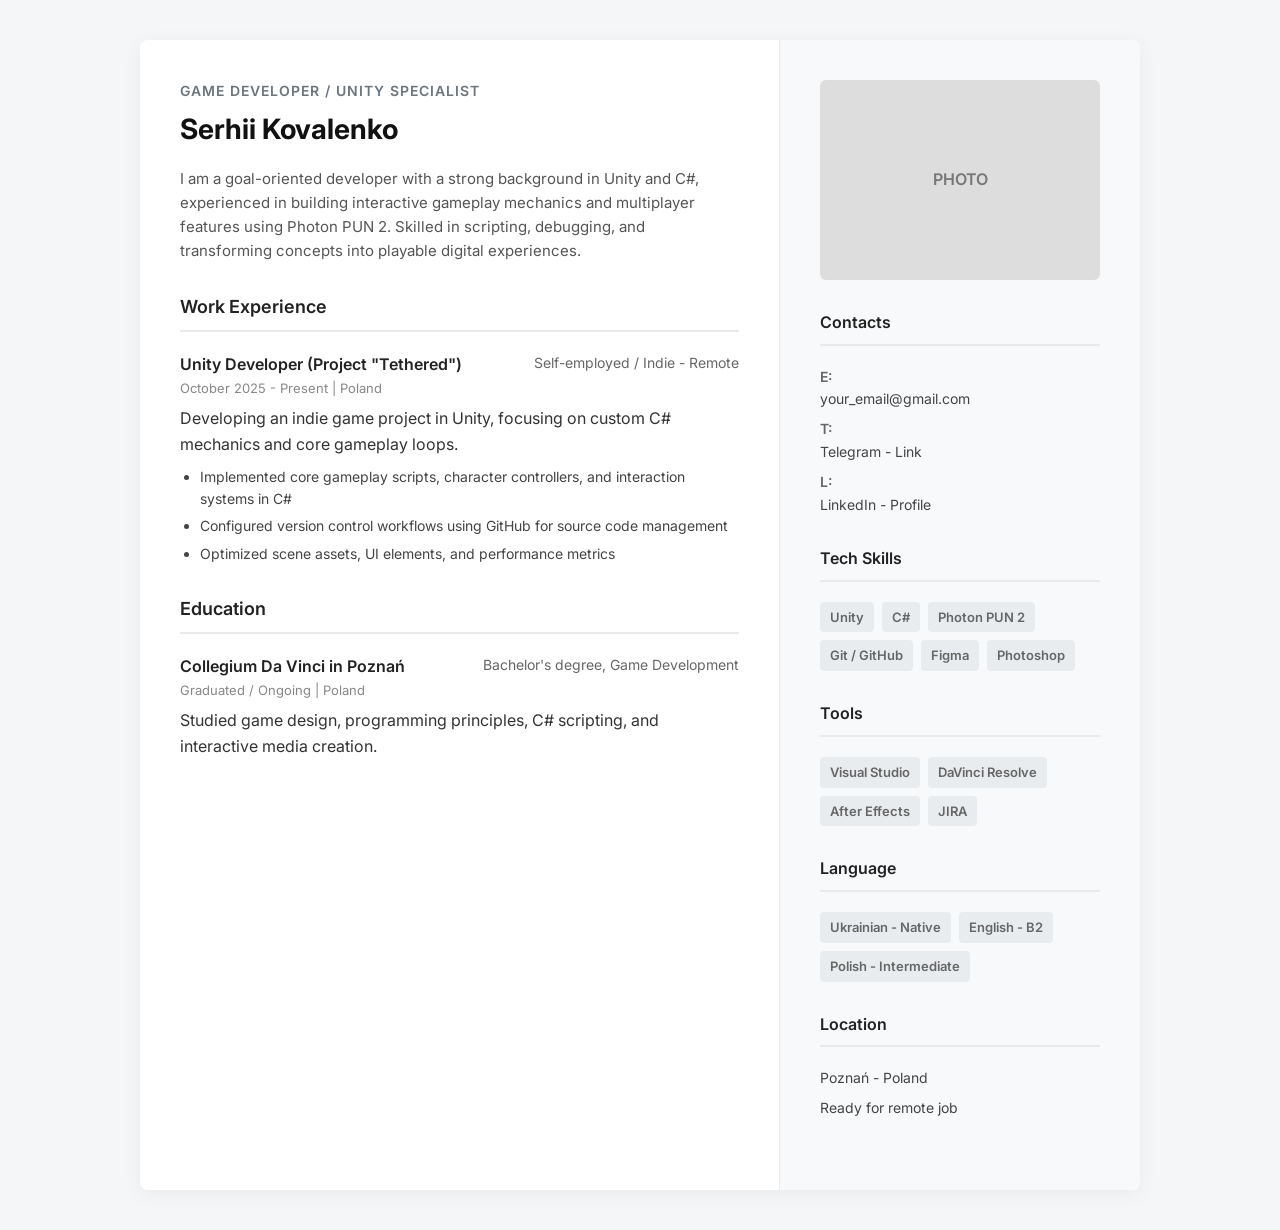
<file: main.html>
<!DOCTYPE html>
<html lang="en">
<head>
    <meta charset="UTF-8">
    <meta name="viewport" content="width=device-width, initial-scale=1.0">
    <title>Serhii Kovalenko - CV</title>
    <link rel="stylesheet" href="design.css">
    <link href="https://fonts.googleapis.com/css2?family=Inter:wght@300;400;500;600;700&display=swap" rel="stylesheet">
</head>
<body>
    <div class="container">
        <main class="main-content">
            <div class="header-section">
                <h2>Game Developer / Unity Specialist</h2>
                <h1>Serhii Kovalenko</h1>
                <p>
                    I am a goal-oriented developer with a strong background in Unity and C#, experienced in building interactive gameplay mechanics and multiplayer features using Photon PUN 2. Skilled in scripting, debugging, and transforming concepts into playable digital experiences.
                </p>
            </div>
            
            <div class="section">
                <h3>Work Experience</h3>
                
                <div class="experience-item">
                    <h4>
                        Unity Developer (Project &quot;Tethered&quot;)
                        <span>Self-employed / Indie - Remote</span>
                    </h4>
                    <p class="date">October 2025 - Present | Poland</p>
                    <p>
                        Developing an indie game project in Unity, focusing on custom C# mechanics and core gameplay loops.
                    </p>
                    <ul>
                        <li>Implemented core gameplay scripts, character controllers, and interaction systems in C#</li>
                        <li>Configured version control workflows using GitHub for source code management</li>
                        <li>Optimized scene assets, UI elements, and performance metrics</li>
                    </ul>
                </div>
            </div>
            
            <div class="section">
                <h3>Education</h3>
                <div class="education-item">
                    <h4>
                        Collegium Da Vinci in Poznań
                        <span>Bachelor's degree, Game Development</span>
                    </h4>
                    <p class="date">Graduated / Ongoing | Poland</p>
                    <p>Studied game design, programming principles, C# scripting, and interactive media creation.</p>
                </div>
            </div>
        </main>

        <aside class="sidebar">
            <div class="photo-container">
                <div class="photo-placeholder">PHOTO</div>
            </div>
            
            <div class="sidebar-section">
                <h3>Contacts</h3>
                <p><span>E: </span><a href="mailto:your_email@gmail.com">your_email@gmail.com</a></p>
                <p><span>T: </span><a href="https://telegram.me/username">Telegram - Link</a></p>
                <p><span>L: </span><a href="https://www.linkedin.com/">LinkedIn - Profile</a></p>
            </div>
            
            <div class="sidebar-section">
                <h3>Tech Skills</h3>
                <ul class="skills-list">
                    <li><span>Unity</span></li>
                    <li><span>C#</span></li>
                    <li><span>Photon PUN 2</span></li>
                    <li><span>Git / GitHub</span></li>
                    <li><span>Figma</span></li>
                    <li><span>Photoshop</span></li>
                </ul>
            </div>
            
            <div class="sidebar-section">
                <h3>Tools</h3>
                <ul class="skills-list">
                    <li><span>Visual Studio</span></li>
                    <li><span>DaVinci Resolve</span></li>
                    <li><span>After Effects</span></li>
                    <li><span>JIRA</span></li>
                </ul>
            </div>
            
            <div class="sidebar-section">
                <h3>Language</h3>
                <ul class="skills-list">
                    <li><span>Ukrainian - Native</span></li>
                    <li><span>English - B2</span></li>
                    <li><span>Polish - Intermediate</span></li>
                </ul>
            </div>
            
            <div class="sidebar-section">
                <h3>Location</h3>
                <p>Poznań - Poland</p>
                <p>Ready for remote job</p>
            </div>
        </aside>
    </div>
</body>
</html>
</file>
<file: design.css>
* {
    box-sizing: border-box;
    margin: 0;
    padding: 0;
}

body {
    font-family: 'Inter', sans-serif;
    background-color: #f4f6f8;
    color: #333;
    line-height: 1.6;
    padding: 40px 20px;
}

.container {
    max-width: 1000px;
    background: #ffffff;
    margin: 0 auto;
    display: flex;
    box-shadow: 0 4px 20px rgba(0, 0, 0, 0.05);
    border-radius: 8px;
    overflow: hidden;
}

.main-content {
    flex: 2;
    padding: 40px;
}

.sidebar {
    flex: 1;
    background-color: #f8f9fa;
    padding: 40px;
    border-left: 1px solid #eaeaea;
}

h1 {
    font-size: 28px;
    color: #111;
    margin-bottom: 15px;
    font-weight: 700;
}

h2 {
    font-size: 14px;
    color: #6c757d;
    text-transform: uppercase;
    letter-spacing: 1px;
    margin-bottom: 5px;
    font-weight: 600;
}

h3 {
    font-size: 18px;
    color: #222;
    border-bottom: 2px solid #eaeaea;
    padding-bottom: 8px;
    margin-bottom: 20px;
    margin-top: 30px;
    font-weight: 600;
}

.main-content > .section:first-of-type h3 {
    margin-top: 0;
}

.header-section p {
    color: #555;
    font-size: 15px;
    margin-bottom: 30px;
}

.experience-item, .education-item {
    margin-bottom: 25px;
}

.experience-item h4, .education-item h4 {
    font-size: 16px;
    color: #222;
    font-weight: 600;
    display: flex;
    justify-content: space-between;
    flex-wrap: wrap;
}

.experience-item h4 span, .education-item h4 span {
    font-weight: 400;
    color: #666;
    font-size: 14px;
}

.date {
    font-size: 13px;
    color: #888;
    margin-bottom: 8px;
}

ul {
    margin-left: 20px;
    margin-top: 8px;
}

li {
    font-size: 14px;
    color: #444;
    margin-bottom: 5px;
}

.sidebar-section {
    margin-bottom: 30px;
}

.sidebar-section h3 {
    font-size: 16px;
    margin-top: 0;
}

.sidebar-section p, .sidebar-section a {
    font-size: 14px;
    color: #444;
    text-decoration: none;
    display: block;
    margin-bottom: 8px;
}

.sidebar-section a:hover {
    color: #007bff;
    text-decoration: underline;
}

.sidebar-section span {
    font-weight: 600;
    color: #666;
}

.skills-list {
    list-style: none;
    margin-left: 0;
    display: flex;
    flex-wrap: wrap;
    gap: 8px;
}

.skills-list li {
    background: #e9ecef;
    padding: 5px 10px;
    border-radius: 4px;
    font-size: 13px;
    margin-bottom: 0;
    color: #333;
}

.photo-container {
    width: 100%;
    height: 200px;
    background: #ddd;
    border-radius: 6px;
    display: flex;
    align-items: center;
    justify-content: center;
    margin-bottom: 30px;
    color: #777;
    font-weight: 600;
}

@media (max-width: 768px) {
    .container {
        flex-direction: column;
    }
    .sidebar {
        border-left: none;
        border-top: 1px solid #eaeaea;
    }
}
</file>
